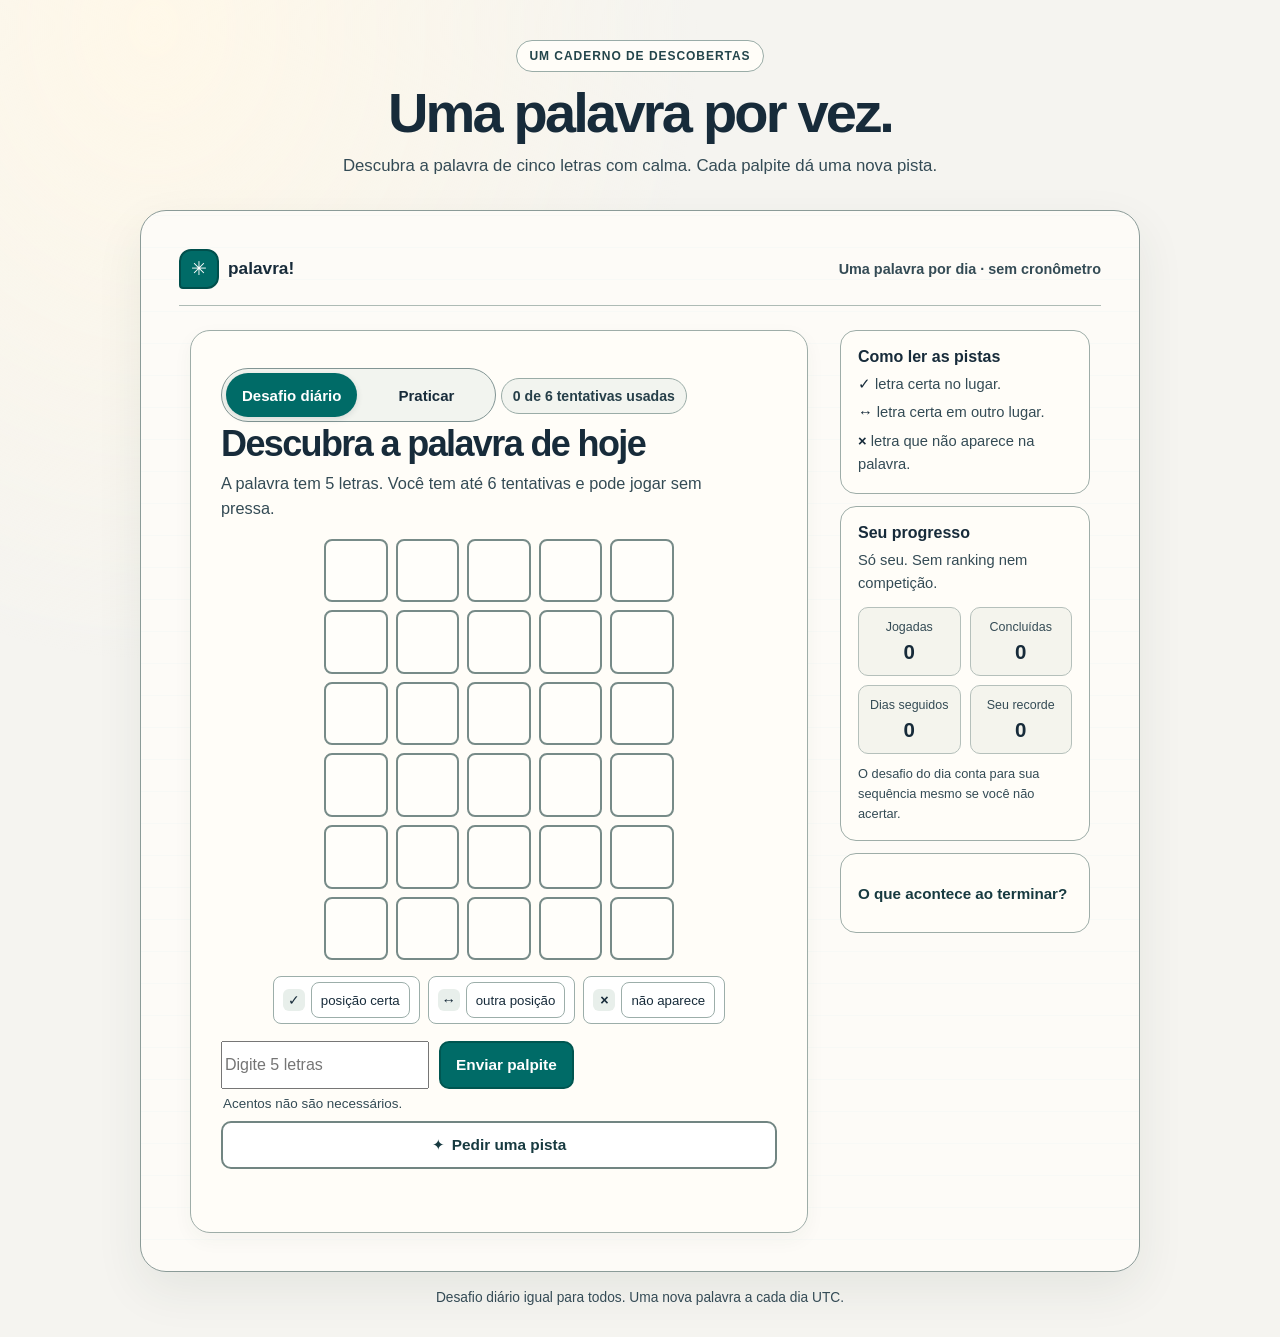
<file: index.html>
<!doctype html>
<html lang="pt-BR">
<head>
  <meta charset="utf-8">
  <meta name="viewport" content="width=device-width, initial-scale=1">
  <meta name="theme-color" content="#fffaf1">
  <meta name="description" content="Descubra uma palavra de cinco letras com pistas e sem pressa.">
  <title>Palavra! — jogo de adivinhação</title>
  <link rel="stylesheet" href="src/styles.css">
  <script defer src="src/game.js"></script>
  <script defer src="src/words.js"></script>
  <script defer src="src/persistence.js"></script>
  <script defer src="src/app.js"></script>
</head>
<body>
  <main class="page">
    <header class="page-header">
      <p class="eyebrow">Um caderno de descobertas</p>
      <h1>Uma palavra por vez.</h1>
      <p class="intro">Descubra a palavra de cinco letras com calma. Cada palpite dá uma nova pista.</p>
    </header>

    <p class="storage-notice" id="storage-notice" role="status" hidden></p>

    <section class="game-shell" aria-label="Jogo de palavras">
      <header class="game-topbar">
        <a class="wordmark" href="./" aria-label="Palavra! — início do jogo">
          <span class="brand-mark" aria-hidden="true">✳</span>
          <span>palavra!</span>
        </a>
        <p class="top-tag" id="top-tag">Uma palavra por dia · sem cronômetro</p>
      </header>

      <div class="game-layout">
        <section class="game-main" aria-labelledby="game-title">
          <div class="mode-switch" role="group" aria-label="Modo de jogo">
            <button class="mode-button" id="daily-mode" type="button" aria-pressed="true">Desafio diário</button>
            <button class="mode-button" id="practice-mode" type="button" aria-pressed="false">Praticar</button>
          </div>

          <p class="attempt-count" id="attempt-count"></p>
          <h2 class="game-title" id="game-title"></h2>
          <p class="game-instructions" id="game-instructions"></p>

          <ol class="board" id="board" aria-label="Tabuleiro de seis tentativas"></ol>

          <div class="legend" aria-label="Legenda das pistas">
            <span><b aria-hidden="true">✓</b><span>posição certa</span></span>
            <span><b aria-hidden="true">↔</b><span>outra posição</span></span>
            <span><b aria-hidden="true">×</b><span>não aparece</span></span>
          </div>

          <form class="guess-form" id="guess-form" novalidate>
            <label class="sr-only" for="guess-input">Digite uma palavra de cinco letras</label>
            <input id="guess-input" name="guess" type="text" inputmode="text"
              autocomplete="off" autocapitalize="characters" spellcheck="false"
              maxlength="5" placeholder="Digite 5 letras" aria-describedby="input-help">
            <button class="primary-button" type="submit">Enviar palpite</button>
          </form>
          <p class="input-help" id="input-help">Acentos não são necessários.</p>

          <button class="hint-button" id="hint-button" type="button" aria-expanded="false" aria-controls="hint-panel">
            <span aria-hidden="true">✦</span> Pedir uma pista
          </button>
          <div class="hint-panel" id="hint-panel" hidden></div>

          <section class="round-result" id="round-result" aria-labelledby="result-title" hidden>
            <h3 id="result-title"></h3>
            <p class="result-answer" id="result-answer"></p>
            <p class="result-definition" id="result-definition"></p>
            <div class="share-area" id="share-area" hidden>
              <button class="secondary-button share-button" id="share-button" type="button">Compartilhar sem mostrar a palavra</button>
              <label class="share-fallback-label" for="share-fallback" id="share-fallback-label" hidden>Copie este resultado:</label>
              <textarea class="share-fallback" id="share-fallback" rows="4" readonly hidden></textarea>
            </div>
            <button class="primary-button replay-button" id="replay-button" type="button" hidden>Jogar outra palavra</button>
          </section>

          <p class="live-status" id="live-status" role="status" aria-live="polite" aria-atomic="true"></p>
        </section>

        <aside class="game-side" aria-label="Informações do jogo">
          <section class="side-card">
            <h3>Como ler as pistas</h3>
            <p><strong>✓</strong> letra certa no lugar.</p>
            <p><strong>↔</strong> letra certa em outro lugar.</p>
            <p><strong>×</strong> letra que não aparece na palavra.</p>
          </section>

          <section class="side-card stats-card" aria-labelledby="stats-title">
            <h3 id="stats-title">Seu progresso</h3>
            <p class="side-copy">Só seu. Sem ranking nem competição.</p>
            <dl class="stats">
              <div class="stat"><dt>Jogadas</dt><dd id="stat-played">0</dd></div>
              <div class="stat"><dt>Concluídas</dt><dd id="stat-completed">0</dd></div>
              <div class="stat"><dt>Dias seguidos</dt><dd id="stat-streak">0</dd></div>
              <div class="stat"><dt>Seu recorde</dt><dd id="stat-best-streak">0</dd></div>
            </dl>
            <p class="streak-note">O desafio do dia conta para sua sequência mesmo se você não acertar.</p>
          </section>

          <details class="side-card result-example">
            <summary>O que acontece ao terminar?</summary>
            <p>Você vê a palavra correta e uma explicação breve do significado.</p>
          </details>
        </aside>
      </div>
    </section>

    <footer class="page-footer">
      <p>Desafio diário igual para todos. Uma nova palavra a cada dia UTC.</p>
    </footer>
  </main>
</body>
</html>
</file>
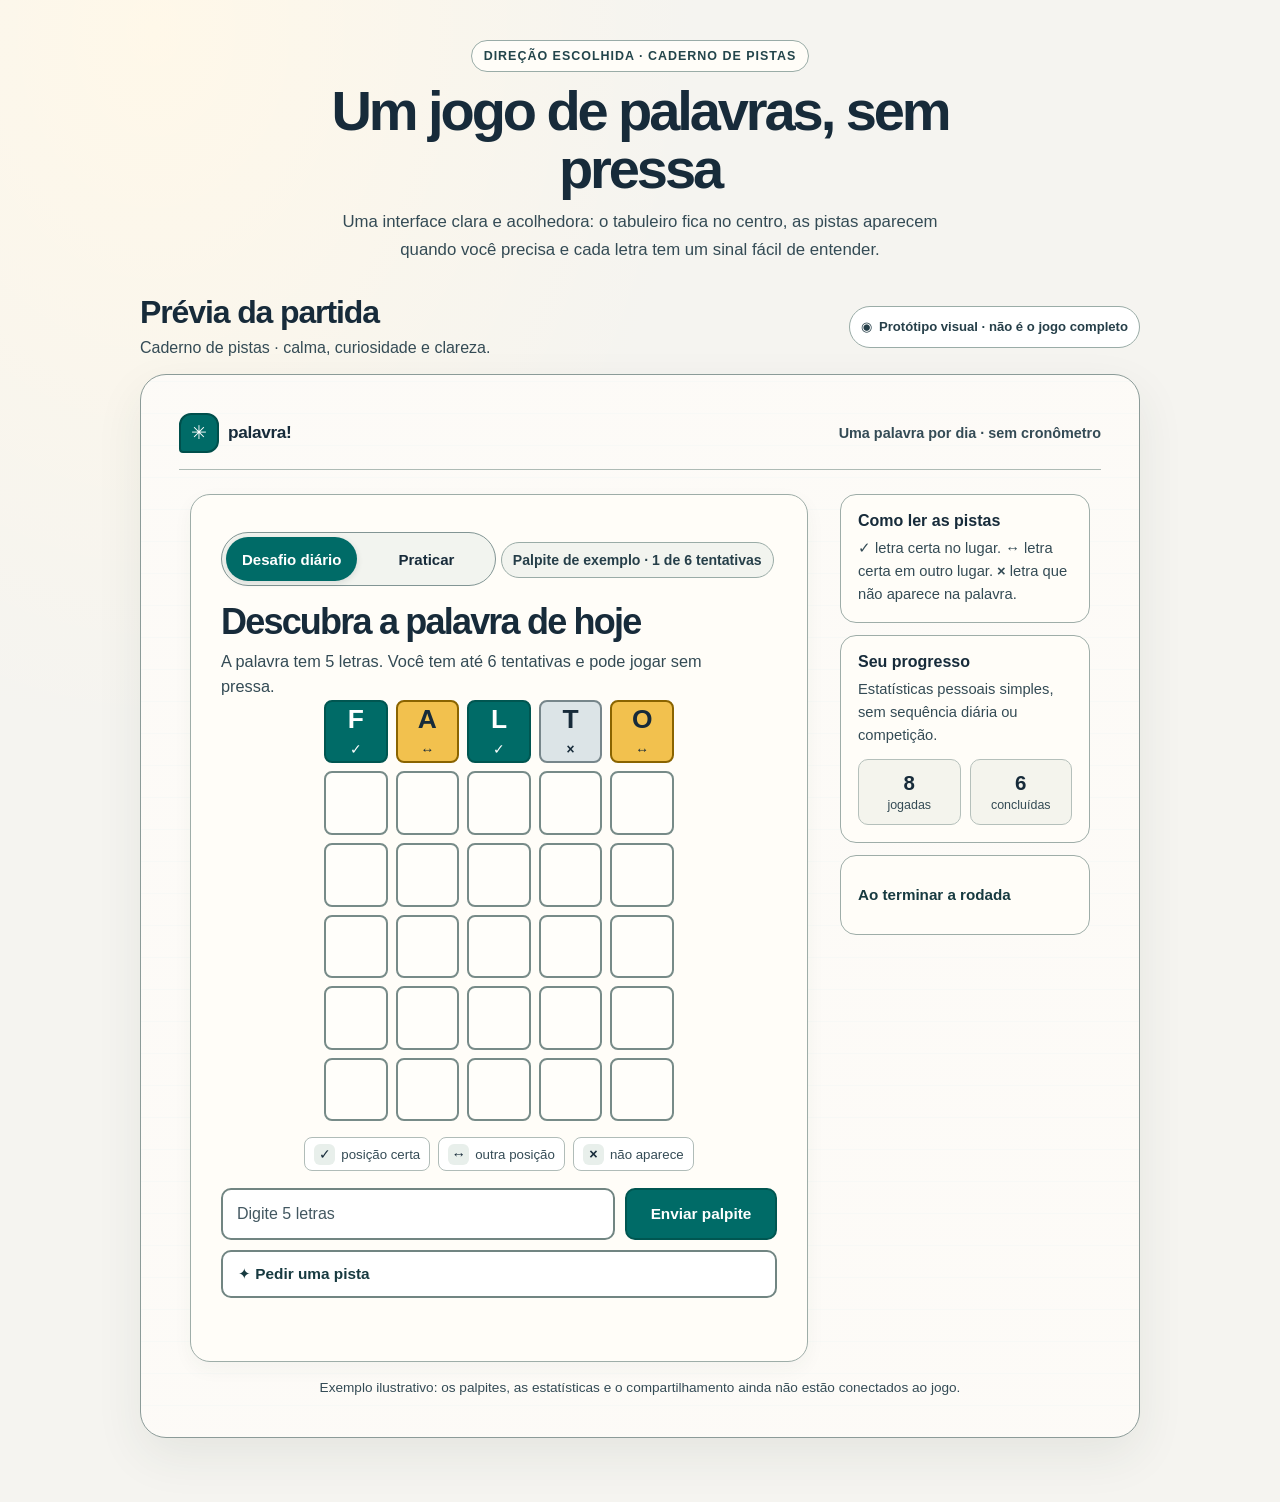
<file: prototypes/index.html>
<!doctype html>
<html lang="pt-BR">
<head>
  <meta charset="utf-8">
  <meta name="viewport" content="width=device-width, initial-scale=1">
  <meta name="theme-color" content="#f6f1e7">
  <title>Caderno de pistas — protótipo do jogo de palavras</title>
  <style>
    :root {
      color-scheme: light;
      font-family: "Segoe UI", Arial, sans-serif;
      color: #172b3a;
      background: #f5f4f0;
      font-synthesis: none;
      text-rendering: optimizeLegibility;
      -webkit-font-smoothing: antialiased;
      -moz-osx-font-smoothing: grayscale;
      --ink: #172b3a;
      --paper: #fff9ef;
      --accent: #006b67;
      --accent-soft: #d7efea;
      --present: #f2c14e;
      --absent: #dce4e7;
      --line: #c9d2d3;
      --surface: #fff;
      --muted: #435663;
      --focus: #1265d8;
      --radius: 22px;
    }

    * { box-sizing: border-box; }

    body {
      margin: 0;
      min-width: 0;
      background:
        radial-gradient(ellipse at 12% 2%, #fff8e9 0, transparent 34rem),
        #f5f4f0;
    }

    button, input { font: inherit; }
    button { color: inherit; }

    button:focus-visible, input:focus-visible, a:focus-visible {
      outline: 3px solid var(--focus);
      outline-offset: 3px;
    }

    .page {
      width: min(1200px, calc(100% - 40px));
      margin: 0 auto;
      padding: 46px 0 64px;
    }

    .eyebrow {
      margin: 0 0 10px;
      color: #344f5c;
      font-size: .78rem;
      font-weight: 800;
      letter-spacing: .13em;
      text-transform: uppercase;
    }

    h1, h2, h3, p { margin-top: 0; }

    h1 {
      max-width: 760px;
      margin-bottom: 12px;
      font-size: clamp(2rem, 5vw, 3.6rem);
      letter-spacing: -.055em;
      line-height: 1.04;
    }

    .intro {
      max-width: 690px;
      margin-bottom: 30px;
      color: #3c505c;
      font-size: 1.08rem;
      line-height: 1.65;
    }

    .choices {
      display: grid;
      grid-template-columns: repeat(3, minmax(0, 1fr));
      gap: 16px;
      margin: 0;
      padding: 0;
      border: 0;
    }

    .choice {
      display: grid;
      align-content: start;
      gap: 13px;
      min-width: 0;
      padding: 16px;
      border: 2px solid #d5dcda;
      border-radius: 20px;
      background: #fff;
      text-align: left;
      cursor: pointer;
      transition: border-color .16s ease, box-shadow .16s ease, transform .16s ease;
    }

    .choice:hover { transform: translateY(-2px); }
    .choice[aria-pressed="true"] {
      border-color: #244e5d;
      box-shadow: 0 0 0 3px #dce9e9;
    }

    .choice-title {
      display: flex;
      align-items: baseline;
      gap: 8px;
      margin: 0;
      font-size: 1.05rem;
      font-weight: 800;
    }

    .choice-title span {
      color: #546872;
      font-size: .73rem;
      font-weight: 800;
      letter-spacing: .08em;
    }

    .choice-copy {
      min-height: 3em;
      margin: 0;
      color: #40545e;
      font-size: .88rem;
      line-height: 1.5;
    }

    .swatches { display: flex; gap: 7px; }
    .swatch {
      width: 18px;
      height: 18px;
      border: 1px solid #53646c;
      border-radius: 50%;
    }

    .mini {
      padding: 12px;
      border: 1px solid var(--mini-line);
      border-radius: var(--mini-radius, 15px);
      background: var(--mini-bg);
      color: var(--mini-ink);
    }

    .mini-head {
      display: flex;
      justify-content: space-between;
      gap: 8px;
      align-items: center;
      margin-bottom: 9px;
      font-size: .7rem;
      font-weight: 800;
    }

    .mini-brand { display: flex; gap: 5px; align-items: center; }
    .mini-mark { color: var(--mini-accent); font-size: 1rem; }
    .mini-label { color: var(--mini-muted); font-weight: 700; }

    .mini h3 {
      margin: 0 0 3px;
      font-size: 1rem;
      letter-spacing: -.025em;
    }

    .mini p {
      margin: 0 0 10px;
      color: var(--mini-muted);
      font-size: .72rem;
    }

    .mini-grid {
      display: grid;
      grid-template-columns: repeat(5, 1fr);
      gap: 4px;
      width: min(100%, 190px);
      margin: 0 auto;
    }

    .mini-tile {
      display: grid;
      aspect-ratio: 1;
      place-items: center;
      border: 1px solid var(--mini-line);
      border-radius: var(--mini-tile-radius, 6px);
      background: var(--mini-tile);
      color: var(--mini-ink);
      font-size: .74rem;
      font-weight: 900;
    }

    .mini-tile.good { background: var(--mini-good); color: var(--mini-good-ink); }
    .mini-tile.maybe { background: var(--mini-maybe); color: var(--mini-maybe-ink); }
    .mini-tile.no { background: var(--mini-no); color: var(--mini-no-ink); }

    .design-paper {
      --mini-bg: #fff9ef;
      --mini-ink: #172b3a;
      --mini-muted: #40545e;
      --mini-line: #9caaa8;
      --mini-accent: #006b67;
      --mini-tile: #fffdf8;
      --mini-good: #006b67;
      --mini-good-ink: #fff;
      --mini-maybe: #f2c14e;
      --mini-maybe-ink: #172b3a;
      --mini-no: #dce4e7;
      --mini-no-ink: #172b3a;
    }

    .design-orbit {
      --mini-bg: #101d39;
      --mini-ink: #fff;
      --mini-muted: #d9e3f6;
      --mini-line: #7285ab;
      --mini-accent: #8be9d2;
      --mini-tile: #18284a;
      --mini-good: #8be9d2;
      --mini-good-ink: #10233a;
      --mini-maybe: #ffd166;
      --mini-maybe-ink: #2b2630;
      --mini-no: #334365;
      --mini-no-ink: #fff;
      --mini-radius: 12px;
      --mini-tile-radius: 10px;
    }

    .design-festival {
      --mini-bg: #fff1f4;
      --mini-ink: #30243f;
      --mini-muted: #51425e;
      --mini-line: #897b91;
      --mini-accent: #5c3486;
      --mini-tile: #fff;
      --mini-good: #5c3486;
      --mini-good-ink: #fff;
      --mini-maybe: #f2bb3c;
      --mini-maybe-ink: #30243f;
      --mini-no: #e4dfe8;
      --mini-no-ink: #30243f;
      --mini-radius: 25px;
      --mini-tile-radius: 12px;
    }

    .preview-area { margin-top: 42px; }

    .preview-heading {
      display: flex;
      flex-wrap: wrap;
      justify-content: space-between;
      align-items: end;
      gap: 12px;
      margin-bottom: 16px;
    }

    .preview-heading h2 {
      margin-bottom: 4px;
      font-size: clamp(1.4rem, 3vw, 2rem);
      letter-spacing: -.035em;
    }

    .preview-heading p {
      margin: 0;
      color: #435663;
      line-height: 1.5;
    }

    .demo-note {
      display: inline-flex;
      align-items: center;
      gap: 7px;
      padding: 8px 11px;
      border: 1px solid #becbca;
      border-radius: 99px;
      background: #fff;
      color: #344f5c;
      font-size: .82rem;
      font-weight: 700;
    }

    .live-preview {
      --demo-bg: #fff9ef;
      --demo-ink: #172b3a;
      --demo-muted: #40545e;
      --demo-line: #9caaa8;
      --demo-accent: #006b67;
      --demo-good: #006b67;
      --demo-good-ink: #fff;
      --demo-maybe: #f2c14e;
      --demo-maybe-ink: #172b3a;
      --demo-no: #dce4e7;
      --demo-no-ink: #172b3a;
      --demo-radius: 28px;
      --demo-tile-radius: 8px;
      padding: clamp(18px, 4vw, 38px);
      border: 1px solid var(--demo-line);
      border-radius: 30px;
      background: var(--demo-bg);
      color: var(--demo-ink);
      box-shadow: 0 18px 55px #18303a14;
    }

    .live-preview.design-orbit {
      --demo-bg: #101d39;
      --demo-ink: #fff;
      --demo-muted: #d9e3f6;
      --demo-line: #7285ab;
      --demo-accent: #8be9d2;
      --demo-good: #8be9d2;
      --demo-good-ink: #10233a;
      --demo-maybe: #ffd166;
      --demo-maybe-ink: #2b2630;
      --demo-no: #334365;
      --demo-no-ink: #fff;
      --demo-radius: 22px;
      --demo-tile-radius: 14px;
      box-shadow: 0 22px 65px #0e193655;
    }

    .live-preview.design-festival {
      --demo-bg: #fff1f4;
      --demo-ink: #30243f;
      --demo-muted: #51425e;
      --demo-line: #897b91;
      --demo-accent: #5c3486;
      --demo-good: #5c3486;
      --demo-good-ink: #fff;
      --demo-maybe: #f2bb3c;
      --demo-maybe-ink: #30243f;
      --demo-no: #e4dfe8;
      --demo-no-ink: #30243f;
      --demo-radius: 30px;
      --demo-tile-radius: 17px;
    }

    .prototype-topbar {
      display: flex;
      justify-content: space-between;
      gap: 16px;
      align-items: center;
      padding-bottom: 20px;
      border-bottom: 1px solid var(--demo-line);
    }

    .wordmark {
      display: flex;
      align-items: center;
      gap: 10px;
      font-size: 1rem;
      font-weight: 900;
      letter-spacing: -.02em;
    }

    .brand-mark {
      display: grid;
      width: 38px;
      height: 38px;
      place-items: center;
      border-radius: 12px;
      background: var(--demo-accent);
      color: var(--demo-good-ink);
      font-size: 1.2rem;
    }

    .top-tag {
      color: var(--demo-muted);
      font-size: .83rem;
      font-weight: 700;
    }

    .game-layout {
      display: grid;
      grid-template-columns: minmax(0, 1fr) 230px;
      gap: 35px;
      align-items: start;
      max-width: 860px;
      margin: 28px auto 0;
    }

    .game-main { min-width: 0; }

    .mode-switch {
      display: inline-flex;
      gap: 4px;
      padding: 4px;
      border: 1px solid var(--demo-line);
      border-radius: 99px;
      background: color-mix(in srgb, var(--demo-bg) 86%, var(--demo-ink));
    }

    .mode-button {
      min-height: 40px;
      padding: 8px 14px;
      border: 0;
      border-radius: 99px;
      background: transparent;
      color: var(--demo-ink);
      font-size: .88rem;
      font-weight: 750;
      cursor: pointer;
    }

    .mode-button[aria-pressed="true"] {
      background: var(--demo-accent);
      color: var(--demo-good-ink);
      box-shadow: 0 2px 6px #152b321f;
    }

    .game-title {
      margin: 19px 0 6px;
      font-size: clamp(1.65rem, 4vw, 2.45rem);
      letter-spacing: -.05em;
      line-height: 1.08;
    }

    .game-instructions {
      margin: 0;
      color: var(--demo-muted);
      font-size: 1rem;
      line-height: 1.55;
    }

    .attempt-count {
      margin: 18px 0 10px;
      color: var(--demo-muted);
      font-size: .87rem;
      font-weight: 750;
    }

    .board {
      display: grid;
      grid-template-columns: repeat(5, minmax(0, 1fr));
      gap: 7px;
      width: min(100%, 330px);
      margin: 0 auto 18px;
    }

    .tile {
      display: grid;
      aspect-ratio: 1;
      place-items: center;
      border: 2px solid var(--demo-line);
      border-radius: var(--demo-tile-radius);
      background: color-mix(in srgb, var(--demo-bg) 94%, var(--demo-ink));
      color: var(--demo-ink);
      font-size: clamp(1.08rem, 3vw, 1.5rem);
      font-weight: 900;
    }

    .tile.good { border-color: var(--demo-good); background: var(--demo-good); color: var(--demo-good-ink); }
    .tile.maybe { border-color: var(--demo-maybe); background: var(--demo-maybe); color: var(--demo-maybe-ink); }
    .tile.no { border-color: var(--demo-no); background: var(--demo-no); color: var(--demo-no-ink); }
    .tile-mark { display: block; font-size: .55em; line-height: 1; }

    .legend {
      display: flex;
      flex-wrap: wrap;
      justify-content: center;
      gap: 8px 14px;
      margin: 0 0 18px;
      color: var(--demo-muted);
      font-size: .8rem;
    }

    .legend span { display: inline-flex; gap: 5px; align-items: center; }
    .legend b { color: var(--demo-ink); }

    .guess-form { display: flex; gap: 9px; }

    .guess-input {
      width: 100%;
      min-width: 0;
      min-height: 48px;
      padding: 10px 14px;
      border: 2px solid var(--demo-line);
      border-radius: 12px;
      background: var(--demo-bg);
      color: var(--demo-ink);
    }

    .guess-input::placeholder { color: var(--demo-muted); opacity: 1; }

    .submit-button, .hint-button, .share-button {
      min-height: 46px;
      padding: 10px 15px;
      border: 2px solid var(--demo-accent);
      border-radius: 12px;
      background: var(--demo-accent);
      color: var(--demo-good-ink);
      font-weight: 800;
      white-space: nowrap;
      cursor: pointer;
    }

    .hint-button {
      width: 100%;
      margin-top: 10px;
      border-color: var(--demo-line);
      background: transparent;
      color: var(--demo-ink);
      text-align: left;
    }

    .hint-copy {
      margin: 9px 0 0;
      padding: 12px 14px;
      border-left: 4px solid var(--demo-accent);
      border-radius: 0 10px 10px 0;
      background: color-mix(in srgb, var(--demo-accent) 10%, var(--demo-bg));
      line-height: 1.5;
    }

    [hidden] { display: none !important; }

    .game-side {
      display: grid;
      gap: 12px;
      padding-top: 4px;
    }

    .side-card {
      padding: 16px;
      border: 1px solid var(--demo-line);
      border-radius: var(--demo-radius);
      background: color-mix(in srgb, var(--demo-bg) 94%, var(--demo-ink));
    }

    .side-card h3 {
      margin: 0 0 7px;
      font-size: .98rem;
    }

    .share-card summary {
      font-weight: 800;
      line-height: 1.4;
      cursor: pointer;
    }

    .share-card[open] summary { margin-bottom: 9px; }

    .side-card p {
      margin: 0;
      color: var(--demo-muted);
      font-size: .88rem;
      line-height: 1.55;
    }

    .stats {
      display: grid;
      grid-template-columns: 1fr 1fr;
      gap: 8px;
      margin-top: 12px;
    }

    .stat {
      padding: 10px;
      border-radius: 12px;
      background: var(--demo-bg);
      text-align: center;
    }

    .stat strong { display: block; font-size: 1.15rem; }
    .stat span { color: var(--demo-muted); font-size: .74rem; }

    .share-button {
      width: 100%;
      border-color: var(--demo-line);
      background: transparent;
      color: var(--demo-ink);
      white-space: normal;
    }

    .prototype-footnote {
      margin: 16px 0 0;
      color: var(--demo-muted);
      font-size: .83rem;
      line-height: 1.5;
      text-align: center;
    }

    .demo-status {
      min-height: 1.5em;
      margin: 11px 0 0;
      color: var(--demo-muted);
      font-size: .85rem;
      line-height: 1.5;
    }

    .compare-notes {
      display: grid;
      grid-template-columns: repeat(3, minmax(0, 1fr));
      gap: 14px;
      margin-top: 26px;
    }

    .compare-notes article {
      padding: 16px;
      border: 1px solid #d5dcda;
      border-radius: 16px;
      background: #fff;
    }

    .compare-notes h3 { margin-bottom: 7px; font-size: .98rem; }
    .compare-notes p { margin: 0; color: #435663; font-size: .88rem; line-height: 1.55; }

    .sr-only {
      position: absolute;
      width: 1px;
      height: 1px;
      padding: 0;
      margin: -1px;
      overflow: hidden;
      clip: rect(0, 0, 0, 0);
      white-space: nowrap;
      border: 0;
    }

    .design-orbit .prototype-topbar { border-bottom-color: #7285ab; }
    .design-orbit .brand-mark { border-radius: 50%; }
    .design-orbit .game-layout { grid-template-columns: minmax(0, 1.1fr) minmax(210px, .7fr); }
    .design-orbit .game-main { padding: 20px; border: 1px solid #7285ab; border-radius: 24px; background: #152444; }
    .design-orbit .game-title { font-size: clamp(1.5rem, 3.5vw, 2rem); }
    .design-orbit .board { gap: 6px; }

    .design-festival .prototype-topbar { border-bottom: 0; }
    .design-festival .brand-mark { transform: rotate(-5deg); }
    .design-festival .game-layout { grid-template-columns: minmax(0, 1fr) 230px; }
    .design-festival .game-main { padding: 22px; border: 1px solid var(--demo-line); border-radius: 32px; background: #fffafc; }
    .design-festival .game-title { max-width: 420px; }
    .design-festival .side-card { box-shadow: 4px 4px 0 #30243f20; }
    .design-festival .tile { transform: rotate(-1deg); }

    @media (max-width: 900px) {
      .choices { gap: 10px; }
      .choice { padding: 12px; }
      .choice-copy { min-height: 4.5em; }
      .game-layout, .design-orbit .game-layout, .design-festival .game-layout {
        grid-template-columns: minmax(0, 1fr) 200px;
        gap: 18px;
      }
    }

    @media (max-width: 680px) {
      .page { width: min(100% - 28px, 520px); padding-top: 28px; }
      .choices { grid-template-columns: 1fr; }
      .choice { grid-template-columns: minmax(0, 1fr) minmax(130px, .8fr); align-items: center; }
      .choice-title, .choice-copy, .swatches { grid-column: 1; }
      .choice-copy { min-height: 0; }
      .mini { grid-column: 2; grid-row: 1 / span 3; }
      .mini-grid { gap: 3px; }
      .preview-area { margin-top: 32px; }
      .live-preview { padding: 17px; border-radius: 23px; }
      .game-layout, .design-orbit .game-layout, .design-festival .game-layout {
        grid-template-columns: minmax(0, 1fr);
        gap: 14px;
        margin-top: 20px;
      }
      .game-side { grid-template-columns: repeat(2, minmax(0, 1fr)); }
      .game-side .share-card { grid-column: 1 / -1; }
      .compare-notes { grid-template-columns: 1fr; }
      .prototype-topbar { padding-bottom: 14px; }
      .top-tag { text-align: right; }
    }

    @media (max-width: 400px) {
      .choice { grid-template-columns: 1fr; }
      .mini { grid-column: 1; grid-row: auto; }
      .guess-form { flex-wrap: wrap; }
      .submit-button { width: 100%; }
      .game-side { grid-template-columns: 1fr; }
      .game-side .share-card { grid-column: auto; }
    }

    @media (prefers-reduced-motion: reduce) {
      *, *::before, *::after {
        scroll-behavior: auto !important;
        transition-duration: .01ms !important;
        animation-duration: .01ms !important;
        animation-iteration-count: 1 !important;
      }
      .choice:hover { transform: none; }
    }

    .page {
      width: min(1120px, calc(100% - 48px));
      padding-top: 40px;
    }

    .page > header {
      max-width: 760px;
      margin: 0 auto 30px;
      text-align: center;
    }

    .page > header .eyebrow {
      display: inline-flex;
      align-items: center;
      min-height: 32px;
      padding: 6px 12px;
      border: 1px solid #9aaca7;
      border-radius: 99px;
      background: #fffdf8;
      color: #23454b;
      letter-spacing: .08em;
    }

    .page > header h1 {
      max-width: none;
      margin-bottom: 10px;
      font-size: clamp(2.2rem, 5vw, 3.5rem);
    }

    .page > header .intro {
      max-width: 650px;
      margin: 0 auto;
      color: #344b55;
      font-size: 1.05rem;
    }

    .preview-area { margin-top: 0; }

    .preview-heading {
      max-width: 1000px;
      margin: 0 auto 14px;
      align-items: center;
    }

    .preview-heading h2 {
      margin-bottom: 5px;
      font-size: clamp(1.45rem, 3vw, 2rem);
    }

    .preview-heading p { color: #344b55; }

    .demo-note {
      min-height: 42px;
      border-color: #9aaca7;
      color: #263f49;
      line-height: 1.35;
    }

    .live-preview {
      --demo-bg: #fffaf1;
      --demo-ink: #172b3a;
      --demo-muted: #344b55;
      --demo-line: #829594;
      --demo-accent: #006b67;
      --demo-good: #006b67;
      --demo-good-ink: #fff;
      --demo-maybe: #f2c14e;
      --demo-maybe-ink: #172b3a;
      --demo-no: #dce4e7;
      --demo-no-ink: #172b3a;
      max-width: 1000px;
      margin: 0 auto;
      padding: clamp(20px, 4vw, 38px);
      border: 1px solid #8b9b98;
      border-radius: 26px;
      background:
        linear-gradient(#ffffffaa, #ffffffaa),
        repeating-linear-gradient(0deg, #f8f2e7 0, #f8f2e7 31px, #dce6e1 32px);
      box-shadow: 0 18px 48px #243d3514;
    }

    .prototype-topbar {
      min-height: 54px;
      padding-bottom: 16px;
      border-bottom: 1px solid #aebbb5;
    }

    .wordmark {
      gap: 9px;
      font-size: 1.08rem;
    }

    .brand-mark {
      width: 40px;
      height: 40px;
      border: 2px solid #004f4c;
      border-radius: 12px 12px 12px 4px;
      background: #006b67;
      color: #fff;
    }

    .top-tag {
      color: #344b55;
      font-size: .9rem;
    }

    .game-layout {
      grid-template-columns: minmax(0, 1fr) 250px;
      gap: clamp(18px, 3vw, 32px);
      max-width: 900px;
      margin-top: 24px;
    }

    .game-main {
      padding: clamp(18px, 3vw, 30px);
      border: 1px solid #9eada8;
      border-radius: 20px;
      background: #fffdf8;
      box-shadow: 0 7px 20px #243d350b;
    }

    .mode-switch {
      min-height: 52px;
      padding: 4px;
      border-color: #829594;
      background: #f2f4ef;
    }

    .mode-button {
      min-width: 130px;
      min-height: 44px;
      padding: 9px 16px;
      font-size: .94rem;
    }

    .mode-button[aria-pressed="true"] {
      background: #006b67;
      color: #fff;
    }

    .game-title {
      margin-top: 14px;
      margin-bottom: 7px;
      font-size: clamp(1.7rem, 3vw, 2.25rem);
      line-height: 1.12;
    }

    .game-instructions {
      max-width: 530px;
      font-size: 1.02rem;
      line-height: 1.55;
    }

    .attempt-count {
      display: inline-flex;
      min-height: 36px;
      align-items: center;
      margin: 17px 0 10px;
      padding: 6px 11px;
      border: 1px solid #9aaca7;
      border-radius: 99px;
      background: #f2f4ef;
      color: #263f49;
      font-size: .88rem;
    }

    .board {
      width: min(100%, 350px);
      gap: 8px;
      margin: 0 auto 16px;
    }

    .tile {
      min-width: 0;
      border-width: 2px;
      border-color: #778b88;
      border-radius: 8px;
      background: #fffefa;
      font-size: clamp(1.25rem, 4vw, 1.65rem);
      line-height: 1;
    }

    .tile.good {
      border-color: #005651;
      background: #006b67;
      color: #fff;
    }

    .tile.maybe {
      border-color: #8a6400;
      background: #f2c14e;
      color: #172b3a;
    }

    .tile.no {
      border-color: #77868b;
      background: #dce4e7;
      color: #172b3a;
    }

    .tile-mark {
      margin-top: 2px;
      font-size: .52em;
      font-weight: 900;
    }

    .legend {
      gap: 8px;
      margin-bottom: 17px;
      font-size: .83rem;
    }

    .legend span {
      min-height: 34px;
      gap: 6px;
      padding: 5px 9px;
      border: 1px solid #b0bcb8;
      border-radius: 8px;
      background: #fff;
    }

    .legend b {
      display: inline-grid;
      width: 21px;
      height: 21px;
      place-items: center;
      border-radius: 6px;
      background: #e8efeb;
      color: #172b3a;
      font-size: .9rem;
    }

    .guess-form { gap: 10px; }

    .guess-input {
      min-height: 52px;
      border-color: #718582;
      border-radius: 10px;
      background: #fff;
      font-size: 1rem;
    }

    .guess-input::placeholder { color: #435861; }

    .submit-button, .hint-button, .share-button {
      min-height: 48px;
      border-width: 2px;
      border-color: #005651;
      border-radius: 10px;
      background: #006b67;
      color: #fff;
      font-size: .96rem;
    }

    .submit-button {
      min-width: 152px;
      white-space: normal;
    }

    .hint-button {
      min-height: 48px;
      margin-top: 10px;
      border-color: #718582;
      background: #fff;
      color: #173a40;
    }

    .hint-copy {
      border-left-color: #006b67;
      background: #e6f3ef;
      color: #173a40;
    }

    .game-side {
      gap: 12px;
      padding-top: 0;
    }

    .side-card {
      padding: 17px;
      border-color: #9eada8;
      border-radius: 16px;
      background: #fffdf8;
    }

    .side-card h3 {
      margin-bottom: 7px;
      font-size: 1rem;
    }

    .side-card p {
      color: #344b55;
      font-size: .92rem;
      line-height: 1.55;
    }

    .stats { gap: 9px; }

    .stat {
      padding: 11px 8px;
      border: 1px solid #b5c0bb;
      border-radius: 10px;
      background: #f4f4ed;
    }

    .stat strong { font-size: 1.28rem; }
    .stat span { color: #344b55; font-size: .78rem; }

    .share-card summary {
      min-height: 44px;
      display: flex;
      align-items: center;
      padding: 2px 0;
      color: #173a40;
      font-size: .95rem;
    }

    .share-card[open] summary { margin-bottom: 10px; }

    .share-button {
      margin-top: 12px;
      border-color: #006b67;
      background: #fff;
      color: #173a40;
      line-height: 1.35;
    }

    .result-label {
      margin: 0 0 7px !important;
      color: #344b55 !important;
      font-size: .79rem !important;
      font-weight: 750;
    }

    .prototype-footnote {
      max-width: 650px;
      margin: 16px auto 0;
      color: #344b55;
      font-size: .85rem;
    }

    .demo-status {
      color: #173a40;
      font-size: .92rem;
    }

    @media (max-width: 760px) {
      .page {
        width: min(100% - 32px, 560px);
        padding-top: 28px;
      }

      .page > header { margin-bottom: 22px; }
      .page > header h1 { font-size: clamp(2rem, 9vw, 2.7rem); }
      .page > header .intro { font-size: 1rem; line-height: 1.55; }

      .preview-heading {
        align-items: flex-start;
        margin-bottom: 11px;
      }

      .demo-note { max-width: 100%; }

      .live-preview {
        padding: 16px;
        border-radius: 20px;
      }

      .prototype-topbar {
        align-items: flex-start;
        gap: 10px;
      }

      .top-tag {
        max-width: 45%;
        padding-top: 3px;
        text-align: right;
        line-height: 1.4;
      }

      .game-layout {
        grid-template-columns: minmax(0, 1fr);
        gap: 14px;
        margin-top: 16px;
      }

      .game-main { padding: clamp(15px, 4vw, 22px); }
      .game-side { grid-template-columns: repeat(2, minmax(0, 1fr)); }
      .game-side .share-card { grid-column: 1 / -1; }
    }

    @media (max-width: 480px) {
      .page { width: calc(100% - 24px); padding-top: 22px; }
      .page > header { margin-bottom: 18px; }
      .page > header .eyebrow { font-size: .7rem; }
      .page > header h1 { font-size: 2rem; }
      .preview-heading { display: block; }
      .demo-note { margin-top: 9px; }
      .live-preview { padding: 11px; }
      .prototype-topbar { padding: 0 3px 12px; }
      .brand-mark { width: 36px; height: 36px; }
      .wordmark { font-size: 1rem; }
      .mode-switch { display: grid; width: 100%; grid-template-columns: 1fr 1fr; }
      .mode-button { min-width: 0; padding: 8px 7px; }
      .game-title { font-size: 1.65rem; }
      .game-instructions { font-size: .97rem; }
      .board { gap: 5px; width: min(100%, 320px); }
      .tile { border-radius: 6px; font-size: clamp(1.05rem, 7vw, 1.35rem); }
      .legend { justify-content: flex-start; gap: 6px; }
      .legend span { min-height: 36px; padding: 5px 7px; font-size: .77rem; }
      .guess-form { display: grid; grid-template-columns: minmax(0, 1fr) auto; gap: 7px; }
      .guess-input { min-width: 0; padding: 9px 10px; font-size: 1rem; }
      .submit-button { min-width: 0; min-height: 52px; padding: 8px 11px; }
      .hint-button { margin-top: 8px; }
      .game-side { grid-template-columns: 1fr; }
      .game-side .share-card { grid-column: auto; }
      .side-card { padding: 14px; }
    }

    @media (max-width: 350px) {
      .guess-form { grid-template-columns: minmax(0, 1fr); }
      .submit-button { width: 100%; }
      .legend span { font-size: .72rem; }
    }
  </style>
</head>
<body>
  <main class="page">
    <header>
      <p class="eyebrow">Direção escolhida · caderno de pistas</p>
      <h1>Um jogo de palavras, sem pressa</h1>
      <p class="intro">Uma interface clara e acolhedora: o tabuleiro fica no centro, as pistas aparecem quando você precisa e cada letra tem um sinal fácil de entender.</p>
    </header>

    <section class="preview-area" aria-labelledby="preview-title">
      <div class="preview-heading">
        <div>
          <h2 id="preview-title">Prévia da partida</h2>
          <p id="preview-description">Caderno de pistas · calma, curiosidade e clareza.</p>
        </div>
        <span class="demo-note"><span aria-hidden="true">◉</span> Protótipo visual · não é o jogo completo</span>
      </div>

      <div id="live-preview" class="live-preview design-paper">
        <div class="prototype-topbar">
          <div class="wordmark"><span class="brand-mark" aria-hidden="true">✳</span><span id="brand-name">palavra!</span></div>
          <span class="top-tag" id="top-tag">Uma palavra por dia · sem cronômetro</span>
        </div>

        <div class="game-layout">
          <section class="game-main" aria-labelledby="game-title">
            <div class="mode-switch" role="group" aria-label="Modo de jogo">
              <button class="mode-button" type="button" data-mode="daily" aria-pressed="true">Desafio diário</button>
              <button class="mode-button" type="button" data-mode="practice" aria-pressed="false">Praticar</button>
            </div>

            <p class="attempt-count" id="attempt-count">Palpite de exemplo · 1 de 6 tentativas</p>
            <h3 class="game-title" id="game-title">Descubra a palavra de hoje</h3>
            <p class="game-instructions">A palavra tem 5 letras. Você tem até 6 tentativas e pode jogar sem pressa.</p>

            <div class="board" role="group" aria-label="Seis tentativas de cinco letras. A primeira linha mostra um exemplo de feedback.">
              <span class="tile good" role="img" aria-label="F, posição correta">F<span class="tile-mark" aria-hidden="true">✓</span></span>
              <span class="tile maybe" role="img" aria-label="A, presente em outra posição">A<span class="tile-mark" aria-hidden="true">↔</span></span>
              <span class="tile good" role="img" aria-label="L, posição correta">L<span class="tile-mark" aria-hidden="true">✓</span></span>
              <span class="tile no" role="img" aria-label="T, ausente da palavra">T<span class="tile-mark" aria-hidden="true">×</span></span>
              <span class="tile maybe" role="img" aria-label="O, presente em outra posição">O<span class="tile-mark" aria-hidden="true">↔</span></span>
              <span class="tile" aria-hidden="true"></span><span class="tile" aria-hidden="true"></span><span class="tile" aria-hidden="true"></span><span class="tile" aria-hidden="true"></span><span class="tile" aria-hidden="true"></span>
              <span class="tile" aria-hidden="true"></span><span class="tile" aria-hidden="true"></span><span class="tile" aria-hidden="true"></span><span class="tile" aria-hidden="true"></span><span class="tile" aria-hidden="true"></span>
              <span class="tile" aria-hidden="true"></span><span class="tile" aria-hidden="true"></span><span class="tile" aria-hidden="true"></span><span class="tile" aria-hidden="true"></span><span class="tile" aria-hidden="true"></span>
              <span class="tile" aria-hidden="true"></span><span class="tile" aria-hidden="true"></span><span class="tile" aria-hidden="true"></span><span class="tile" aria-hidden="true"></span><span class="tile" aria-hidden="true"></span>
              <span class="tile" aria-hidden="true"></span><span class="tile" aria-hidden="true"></span><span class="tile" aria-hidden="true"></span><span class="tile" aria-hidden="true"></span><span class="tile" aria-hidden="true"></span>
            </div>

            <div class="legend" role="group" aria-label="Legenda do feedback">
              <span><b aria-hidden="true">✓</b> posição certa</span>
              <span><b aria-hidden="true">↔</b> outra posição</span>
              <span><b aria-hidden="true">×</b> não aparece</span>
            </div>

            <form class="guess-form">
              <label class="sr-only" for="guess">Digite uma palavra de cinco letras</label>
              <input class="guess-input" id="guess" name="guess" type="text" autocomplete="off" autocapitalize="characters" spellcheck="false" maxlength="5" placeholder="Digite 5 letras">
              <button class="submit-button" type="submit">Enviar palpite</button>
            </form>
            <button class="hint-button" type="button" aria-expanded="false" aria-controls="hint-copy">✦ Pedir uma pista</button>
            <p class="hint-copy" id="hint-copy" hidden>Algumas plantas usam esta parte para captar luz.</p>
            <p class="demo-status" id="demo-status" aria-live="polite"></p>
          </section>

          <aside class="game-side" aria-label="Informações do jogo">
            <section class="side-card">
              <h3>Como ler as pistas</h3>
              <p><strong>✓</strong> letra certa no lugar. <strong>↔</strong> letra certa em outro lugar. <strong>×</strong> letra que não aparece na palavra.</p>
            </section>
            <section class="side-card">
              <h3>Seu progresso</h3>
              <p>Estatísticas pessoais simples, sem sequência diária ou competição.</p>
              <div class="stats">
                <div class="stat"><strong>8</strong><span>jogadas</span></div>
                <div class="stat"><strong>6</strong><span>concluídas</span></div>
              </div>
            </section>
            <details class="side-card share-card">
              <summary>Ao terminar a rodada</summary>
              <div class="result-example">
                <p class="result-label">Exemplo de resposta e significado</p>
                <p><strong>FOLHA</strong> · parte de uma planta que cresce nos galhos ou no caule.</p>
                <button class="share-button" type="button" id="share-button">Compartilhar sem mostrar a palavra</button>
              </div>
            </details>
          </aside>
        </div>
        <p class="prototype-footnote">Exemplo ilustrativo: os palpites, as estatísticas e o compartilhamento ainda não estão conectados ao jogo.</p>
      </div>

    </section>
  </main>

  <script>
    const description = document.querySelector("#preview-description");
    const topTag = document.querySelector("#top-tag");
    const status = document.querySelector("#demo-status");
    const gameTitle = document.querySelector("#game-title");
    const attemptCount = document.querySelector("#attempt-count");
    const gameInstructions = document.querySelector(".game-instructions");

    document.querySelectorAll("[data-mode]").forEach((button) => {
      button.addEventListener("click", () => {
        const practice = button.dataset.mode === "practice";
        document.querySelectorAll("[data-mode]").forEach((item) => {
          item.setAttribute("aria-pressed", String(item === button));
        });
        gameTitle.textContent = practice ? "Uma palavra nova para praticar" : "Descubra a palavra de hoje";
        attemptCount.textContent = practice ? "Prática de exemplo · 1 de 6" : "Tentativa de exemplo · 1 de 6";
        gameInstructions.textContent = practice
          ? "A palavra tem 5 letras. Use até 6 tentativas e pratique quantas vezes quiser."
          : "A palavra tem 5 letras. Você tem até 6 tentativas e pode jogar sem pressa.";
        topTag.textContent = practice
          ? "Partidas livres · sem cronômetro"
          : "Uma palavra por dia · sem cronômetro";
        description.textContent = practice
          ? "Modo Praticar · novas rodadas quando quiser."
          : "Desafio diário · a mesma palavra para todos hoje.";
        status.textContent = practice
          ? "Prévia do modo Praticar: partidas livres, sem alterar o desafio diário."
          : "Prévia do Desafio diário: uma palavra compartilhada por dia.";
      });
    });

    document.querySelector(".guess-form").addEventListener("submit", (event) => {
      event.preventDefault();
      status.textContent = "Este protótipo demonstra a interface; os palpites ainda não são validados.";
    });

    document.querySelector(".hint-button").addEventListener("click", (event) => {
      const button = event.currentTarget;
      const hint = document.querySelector("#hint-copy");
      const expanded = button.getAttribute("aria-expanded") === "true";
      button.setAttribute("aria-expanded", String(!expanded));
      hint.hidden = expanded;
      status.textContent = expanded ? "A pista foi recolhida." : "Pista aberta.";
    });

    document.querySelector("#share-button").addEventListener("click", () => {
      status.textContent = "Prévia: o resultado compartilhado não inclui a palavra nem dados pessoais.";
    });
  </script>
</body>
</html>
</file>
<file: src/styles.css>
:root {
  color-scheme: light;
  font-family: "Segoe UI", Arial, sans-serif;
  color: #172b3a;
  background: #f5f4f0;
  font-synthesis: none;
  text-rendering: optimizeLegibility;
  -webkit-font-smoothing: antialiased;
  -moz-osx-font-smoothing: grayscale;
  --ink: #172b3a;
  --paper: #fffaf1;
  --surface: #fffdf8;
  --accent: #006b67;
  --accent-dark: #005651;
  --line: #829594;
  --muted: #344b55;
  --focus: #1265d8;
  --good: #006b67;
  --maybe: #f2c14e;
  --absent: #dce4e7;
  --radius: 20px;
}

* { box-sizing: border-box; }

body {
  min-width: 0;
  margin: 0;
  background:
    radial-gradient(ellipse at 12% 2%, #fff8e9 0, transparent 34rem),
    #f5f4f0;
}

button, input, textarea { font: inherit; }
button { color: inherit; }

button:focus-visible, input:focus-visible, textarea:focus-visible, a:focus-visible, summary:focus-visible {
  outline: 3px solid var(--focus);
  outline-offset: 3px;
}

button:disabled {
  cursor: not-allowed;
  opacity: .58;
}

.page {
  width: min(1120px, calc(100% - 48px));
  margin: 0 auto;
  padding: 40px 0 32px;
}

.page-header {
  max-width: 760px;
  margin: 0 auto 30px;
  text-align: center;
}

.eyebrow {
  display: inline-flex;
  min-height: 32px;
  align-items: center;
  margin: 0 0 12px;
  padding: 6px 12px;
  border: 1px solid #9aaca7;
  border-radius: 99px;
  background: #fffdf8;
  color: #23454b;
  font-size: .75rem;
  font-weight: 800;
  letter-spacing: .08em;
  text-transform: uppercase;
}

h1, h2, h3, p { margin-top: 0; }

.page-header h1 {
  margin-bottom: 10px;
  font-size: clamp(2.2rem, 5vw, 3.5rem);
  letter-spacing: -.05em;
  line-height: 1.05;
}

.intro {
  max-width: 650px;
  margin: 0 auto;
  color: var(--muted);
  font-size: 1.05rem;
  line-height: 1.6;
}

.storage-notice {
  max-width: 1000px;
  margin: 0 auto 12px;
  padding: 12px 15px;
  border: 1px solid #755000;
  border-left: 5px solid #755000;
  border-radius: 10px;
  background: #fff4d1;
  color: #382900;
  line-height: 1.5;
}

.game-shell {
  max-width: 1000px;
  margin: 0 auto;
  padding: clamp(20px, 4vw, 38px);
  border: 1px solid #8b9b98;
  border-radius: 26px;
  background:
    linear-gradient(#ffffffaa, #ffffffaa),
    repeating-linear-gradient(0deg, #f8f2e7 0, #f8f2e7 31px, #dce6e1 32px);
  box-shadow: 0 18px 48px #243d3514;
}

.game-topbar {
  display: flex;
  min-height: 54px;
  align-items: center;
  justify-content: space-between;
  gap: 16px;
  padding-bottom: 16px;
  border-bottom: 1px solid #aebbb5;
}

.wordmark {
  display: inline-flex;
  align-items: center;
  gap: 9px;
  color: var(--ink);
  font-size: 1.08rem;
  font-weight: 900;
  text-decoration: none;
}

.brand-mark {
  display: grid;
  width: 40px;
  height: 40px;
  place-items: center;
  border: 2px solid #004f4c;
  border-radius: 12px 12px 12px 4px;
  background: var(--accent);
  color: #fff;
  font-size: 1.2rem;
}

.top-tag {
  margin: 0;
  color: var(--muted);
  font-size: .9rem;
  font-weight: 700;
}

.game-layout {
  display: grid;
  grid-template-columns: minmax(0, 1fr) 250px;
  align-items: start;
  gap: clamp(18px, 3vw, 32px);
  max-width: 900px;
  margin: 24px auto 0;
}

.game-main {
  min-width: 0;
  padding: clamp(18px, 3vw, 30px);
  border: 1px solid #9eada8;
  border-radius: var(--radius);
  background: var(--surface);
  box-shadow: 0 7px 20px #243d350b;
}

.mode-switch {
  display: inline-flex;
  min-height: 52px;
  gap: 4px;
  padding: 4px;
  border: 1px solid var(--line);
  border-radius: 99px;
  background: #f2f4ef;
}

.mode-button {
  min-width: 130px;
  min-height: 44px;
  padding: 9px 16px;
  border: 0;
  border-radius: 99px;
  background: transparent;
  color: var(--ink);
  font-size: .94rem;
  font-weight: 750;
  cursor: pointer;
}

.mode-button[aria-pressed="true"] {
  background: var(--accent);
  color: #fff;
  box-shadow: 0 2px 6px #152b321f;
}

.attempt-count {
  display: inline-flex;
  min-height: 36px;
  align-items: center;
  margin: 17px 0 10px;
  padding: 6px 11px;
  border: 1px solid #9aaca7;
  border-radius: 99px;
  background: #f2f4ef;
  color: #263f49;
  font-size: .88rem;
  font-weight: 750;
}

.game-title {
  margin: 0 0 7px;
  font-size: clamp(1.7rem, 3vw, 2.25rem);
  letter-spacing: -.045em;
  line-height: 1.12;
}

.game-instructions {
  max-width: 530px;
  margin-bottom: 17px;
  color: var(--muted);
  font-size: 1.02rem;
  line-height: 1.55;
}

.board {
  display: grid;
  width: min(100%, 350px);
  gap: 8px;
  margin: 0 auto 16px;
  padding: 0;
  list-style: none;
}

.board-row {
  display: grid;
  grid-template-columns: repeat(5, minmax(0, 1fr));
  gap: 8px;
}

.tile {
  display: grid;
  min-width: 0;
  aspect-ratio: 1;
  place-content: center;
  justify-items: center;
  border: 2px solid #778b88;
  border-radius: 8px;
  background: #fffefa;
  color: var(--ink);
  font-size: clamp(1.25rem, 4vw, 1.65rem);
  font-weight: 900;
  line-height: 1;
}

.tile-correct {
  border-color: #005651;
  background: var(--good);
  color: #fff;
}

.tile-present {
  border-color: #8a6400;
  background: var(--maybe);
  color: var(--ink);
}

.tile-absent {
  border-color: #77868b;
  background: var(--absent);
  color: var(--ink);
}

.tile-mark {
  margin-top: 2px;
  font-size: .52em;
  font-weight: 900;
}

.legend {
  display: flex;
  flex-wrap: wrap;
  justify-content: center;
  gap: 8px;
  margin: 0 0 17px;
  color: var(--ink);
  font-size: .83rem;
}

.legend span {
  display: inline-flex;
  min-height: 36px;
  align-items: center;
  gap: 6px;
  padding: 5px 9px;
  border: 1px solid #9caeaa;
  border-radius: 8px;
  background: #fff;
}

.legend b {
  display: inline-grid;
  width: 22px;
  height: 22px;
  place-items: center;
  border-radius: 6px;
  background: #e8efeb;
  color: var(--ink);
  font-size: .9rem;
}

.guess-form {
  display: flex;
  gap: 10px;
}

.guess-input {
  width: 100%;
  min-width: 0;
  min-height: 52px;
  padding: 10px 14px;
  border: 2px solid #718582;
  border-radius: 10px;
  background: #fff;
  color: var(--ink);
  font-size: 1rem;
}

.guess-input::placeholder { color: #435861; opacity: 1; }

.primary-button, .secondary-button, .hint-button {
  display: inline-flex;
  min-height: 48px;
  align-items: center;
  justify-content: center;
  gap: 7px;
  padding: 10px 15px;
  border: 2px solid var(--accent-dark);
  border-radius: 10px;
  background: var(--accent);
  color: #fff;
  font-size: .96rem;
  font-weight: 800;
  line-height: 1.35;
  text-align: center;
  cursor: pointer;
}

.primary-button:hover:not(:disabled) { background: #005c58; }

.submit-button {
  min-width: 152px;
  white-space: normal;
}

.input-help {
  min-height: 1.4em;
  margin: 6px 2px 0;
  color: var(--muted);
  font-size: .84rem;
  line-height: 1.4;
}

.hint-button {
  width: 100%;
  margin-top: 7px;
  border-color: #718582;
  background: #fff;
  color: #173a40;
  text-align: left;
}

.hint-button:hover:not(:disabled), .secondary-button:hover:not(:disabled) {
  background: #edf5f2;
}

.hint-panel {
  margin-top: 9px;
  padding: 12px 14px;
  border-left: 4px solid var(--accent);
  border-radius: 0 10px 10px 0;
  background: #e6f3ef;
  color: #173a40;
  line-height: 1.5;
}

.game-side {
  display: grid;
  gap: 12px;
}

.side-card {
  padding: 17px;
  border: 1px solid #9eada8;
  border-radius: 16px;
  background: var(--surface);
}

.side-card h3 {
  margin: 0 0 7px;
  font-size: 1rem;
}

.side-card p {
  margin: 0 0 6px;
  color: var(--muted);
  font-size: .92rem;
  line-height: 1.55;
}

.side-card p:last-child { margin-bottom: 0; }
.side-card strong { color: var(--ink); }

.side-copy { margin-bottom: 11px !important; }

.stats {
  display: grid;
  grid-template-columns: 1fr 1fr;
  gap: 9px;
  margin: 12px 0 0;
}

.stat {
  padding: 11px 8px;
  border: 1px solid #b5c0bb;
  border-radius: 10px;
  background: #f4f4ed;
  text-align: center;
}

.stat dt {
  color: var(--muted);
  font-size: .78rem;
  line-height: 1.3;
}

.stat dd {
  margin: 5px 0 0;
  color: var(--ink);
  font-size: 1.28rem;
  font-weight: 850;
}

.streak-note {
  margin-top: 10px !important;
  font-size: .8rem !important;
}

.result-example summary {
  display: flex;
  min-height: 44px;
  align-items: center;
  color: #173a40;
  font-size: .95rem;
  font-weight: 800;
  line-height: 1.4;
  cursor: pointer;
}

.result-example[open] summary { margin-bottom: 10px; }

.round-result {
  margin-top: 16px;
  padding: 16px;
  border: 1px solid #507b6d;
  border-left: 5px solid var(--accent);
  border-radius: 12px;
  background: #f0f7f2;
  color: var(--ink);
}

.round-result h3 {
  margin-bottom: 8px;
  font-size: 1.12rem;
}

.round-result p { line-height: 1.5; }

.result-answer {
  margin-bottom: 4px;
  color: #004f4c;
  font-size: 1.4rem;
  font-weight: 900;
  letter-spacing: .09em;
}

.result-definition { margin-bottom: 0; }

.share-area { margin-top: 13px; }

.secondary-button {
  width: 100%;
  border-color: var(--accent);
  background: #fff;
  color: #173a40;
}

.share-fallback-label {
  display: block;
  margin: 12px 0 5px;
  font-weight: 700;
}

.share-fallback {
  width: 100%;
  min-height: 86px;
  padding: 10px;
  border: 1px solid #718582;
  border-radius: 8px;
  background: #fff;
  color: var(--ink);
  line-height: 1.5;
}

.replay-button { width: 100%; margin-top: 13px; }

.live-status {
  min-height: 1.5em;
  margin: 11px 0 0;
  color: #173a40;
  font-size: .92rem;
  line-height: 1.5;
}

.page-footer {
  padding: 18px 0 0;
  color: var(--muted);
  font-size: .86rem;
  text-align: center;
}

.page-footer p { margin: 0; }

.sr-only {
  position: absolute;
  width: 1px;
  height: 1px;
  padding: 0;
  margin: -1px;
  overflow: hidden;
  clip: rect(0, 0, 0, 0);
  white-space: nowrap;
  border: 0;
}

[hidden] { display: none !important; }

@media (max-width: 760px) {
  .page {
    width: min(100% - 32px, 560px);
    padding-top: 28px;
  }

  .page-header { margin-bottom: 22px; }
  .page-header h1 { font-size: clamp(2rem, 9vw, 2.7rem); }
  .intro { font-size: 1rem; line-height: 1.55; }

  .game-shell {
    padding: 16px;
    border-radius: 20px;
  }

  .game-topbar {
    align-items: flex-start;
    gap: 10px;
  }

  .top-tag {
    max-width: 45%;
    padding-top: 3px;
    text-align: right;
    line-height: 1.4;
  }

  .game-layout {
    grid-template-columns: minmax(0, 1fr);
    gap: 14px;
    margin-top: 16px;
  }

  .game-main { padding: clamp(15px, 4vw, 22px); }
  .game-side { grid-template-columns: repeat(2, minmax(0, 1fr)); }
  .stats-card, .result-example { grid-column: 1 / -1; }
}

@media (max-width: 480px) {
  .page {
    width: calc(100% - 24px);
    padding-top: 22px;
  }

  .page-header { margin-bottom: 18px; }
  .eyebrow { font-size: .7rem; }
  .page-header h1 { font-size: 2rem; }

  .game-shell { padding: 11px; }
  .game-topbar { padding: 0 3px 12px; }
  .brand-mark { width: 36px; height: 36px; }
  .wordmark { font-size: 1rem; }

  .mode-switch {
    display: grid;
    width: 100%;
    grid-template-columns: 1fr 1fr;
  }

  .mode-button {
    min-width: 0;
    padding: 8px 7px;
  }

  .game-title { font-size: 1.65rem; }
  .game-instructions { font-size: .97rem; }
  .board { width: min(100%, 320px); gap: 5px; }
  .board-row { gap: 5px; }
  .tile { border-radius: 6px; font-size: clamp(1.05rem, 7vw, 1.35rem); }

  .legend {
    justify-content: flex-start;
    gap: 6px;
  }

  .legend span {
    min-height: 36px;
    padding: 5px 7px;
    font-size: .77rem;
  }

  .guess-form {
    display: grid;
    grid-template-columns: minmax(0, 1fr) auto;
    gap: 7px;
  }

  .guess-input { padding: 9px 10px; }
  .submit-button { min-width: 0; min-height: 52px; padding: 8px 11px; }
  .game-side { grid-template-columns: 1fr; }
  .stats-card, .result-example { grid-column: auto; }
  .side-card { padding: 14px; }
}

@media (max-width: 350px) {
  .guess-form { grid-template-columns: minmax(0, 1fr); }
  .submit-button { width: 100%; }
  .legend span { font-size: .72rem; }
}

@media (prefers-reduced-motion: reduce) {
  *, *::before, *::after {
    scroll-behavior: auto !important;
    transition-duration: .01ms !important;
    animation-duration: .01ms !important;
    animation-iteration-count: 1 !important;
  }
}
</file>
